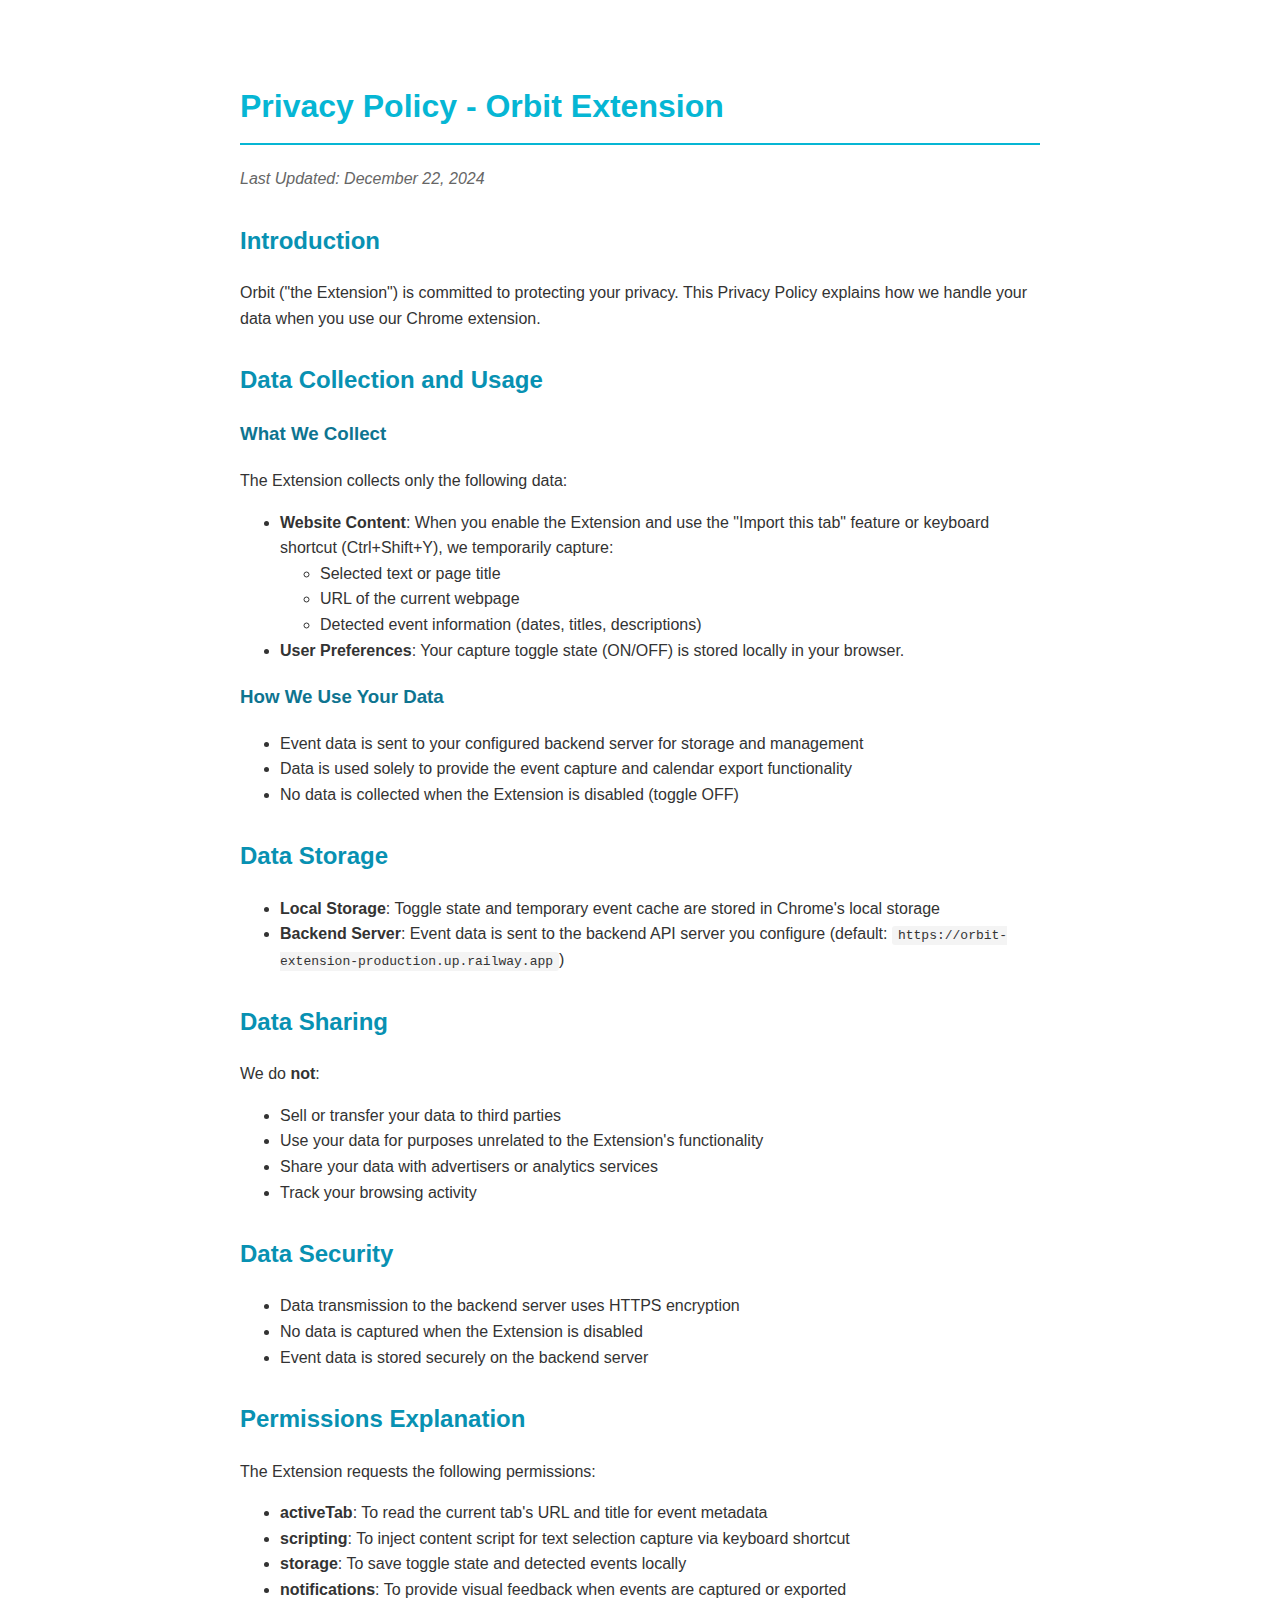
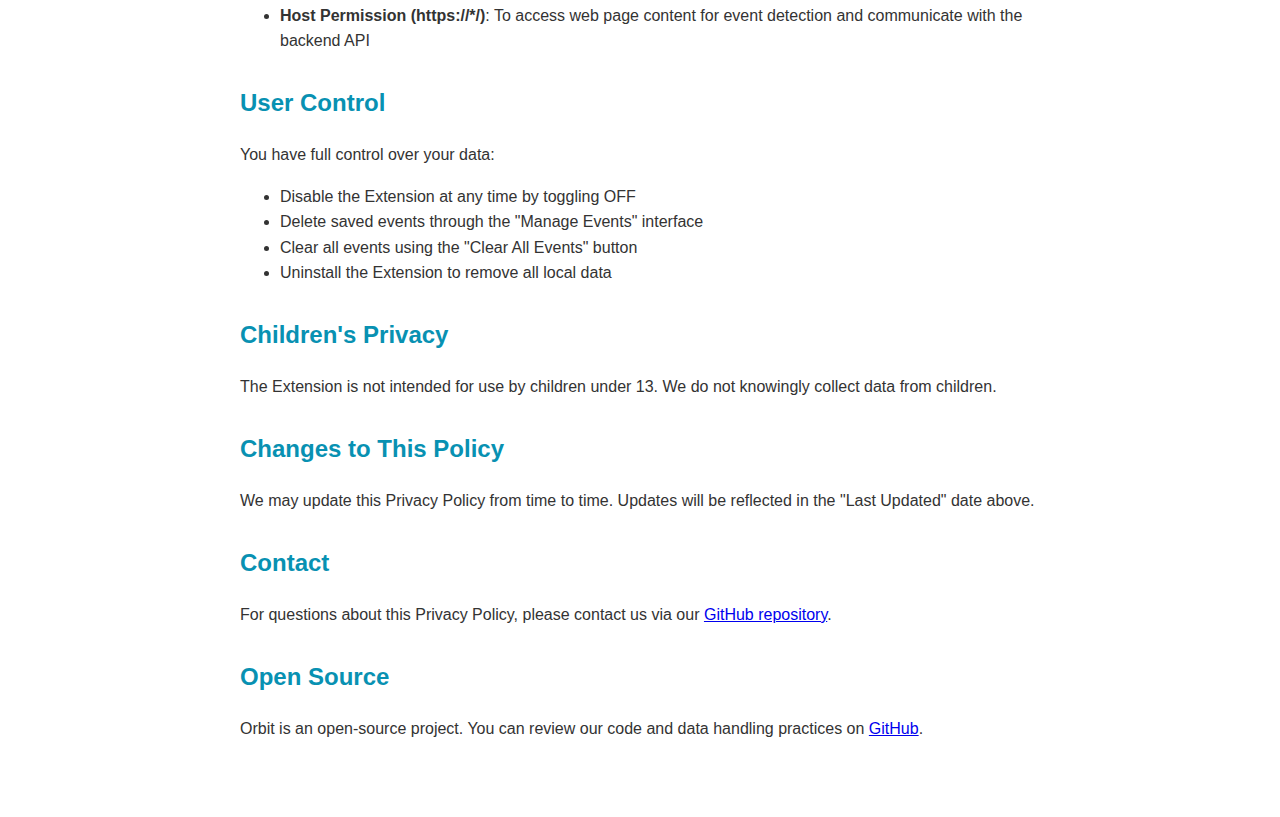
<file: docs/index.html>
<!DOCTYPE html>
<html lang="en">

<head>
    <meta charset="UTF-8">
    <meta name="viewport" content="width=device-width, initial-scale=1.0">
    <title>Privacy Policy - Orbit Extension</title>
    <style>
        body {
            font-family: -apple-system, BlinkMacSystemFont, 'Segoe UI', Roboto, sans-serif;
            max-width: 800px;
            margin: 40px auto;
            padding: 20px;
            line-height: 1.6;
            color: #333;
        }

        h1 {
            color: #06b6d4;
            border-bottom: 2px solid #06b6d4;
            padding-bottom: 10px;
        }

        h2 {
            color: #0891b2;
            margin-top: 30px;
        }

        h3 {
            color: #0e7490;
        }

        code {
            background: #f4f4f4;
            padding: 2px 6px;
            border-radius: 3px;
        }

        .last-updated {
            color: #666;
            font-style: italic;
        }
    </style>
</head>

<body>
    <h1>Privacy Policy - Orbit Extension</h1>
    <p class="last-updated">Last Updated: December 22, 2024</p>

    <h2>Introduction</h2>
    <p>Orbit ("the Extension") is committed to protecting your privacy. This Privacy Policy explains how we handle your
        data when you use our Chrome extension.</p>

    <h2>Data Collection and Usage</h2>

    <h3>What We Collect</h3>
    <p>The Extension collects only the following data:</p>
    <ul>
        <li><strong>Website Content</strong>: When you enable the Extension and use the "Import this tab" feature or
            keyboard shortcut (Ctrl+Shift+Y), we temporarily capture:
            <ul>
                <li>Selected text or page title</li>
                <li>URL of the current webpage</li>
                <li>Detected event information (dates, titles, descriptions)</li>
            </ul>
        </li>
        <li><strong>User Preferences</strong>: Your capture toggle state (ON/OFF) is stored locally in your browser.
        </li>
    </ul>

    <h3>How We Use Your Data</h3>
    <ul>
        <li>Event data is sent to your configured backend server for storage and management</li>
        <li>Data is used solely to provide the event capture and calendar export functionality</li>
        <li>No data is collected when the Extension is disabled (toggle OFF)</li>
    </ul>

    <h2>Data Storage</h2>
    <ul>
        <li><strong>Local Storage</strong>: Toggle state and temporary event cache are stored in Chrome's local storage
        </li>
        <li><strong>Backend Server</strong>: Event data is sent to the backend API server you configure (default:
            <code>https://orbit-extension-production.up.railway.app</code>)</li>
    </ul>

    <h2>Data Sharing</h2>
    <p>We do <strong>not</strong>:</p>
    <ul>
        <li>Sell or transfer your data to third parties</li>
        <li>Use your data for purposes unrelated to the Extension's functionality</li>
        <li>Share your data with advertisers or analytics services</li>
        <li>Track your browsing activity</li>
    </ul>

    <h2>Data Security</h2>
    <ul>
        <li>Data transmission to the backend server uses HTTPS encryption</li>
        <li>No data is captured when the Extension is disabled</li>
        <li>Event data is stored securely on the backend server</li>
    </ul>

    <h2>Permissions Explanation</h2>
    <p>The Extension requests the following permissions:</p>
    <ul>
        <li><strong>activeTab</strong>: To read the current tab's URL and title for event metadata</li>
        <li><strong>scripting</strong>: To inject content script for text selection capture via keyboard shortcut</li>
        <li><strong>storage</strong>: To save toggle state and detected events locally</li>
        <li><strong>notifications</strong>: To provide visual feedback when events are captured or exported</li>
        <li><strong>Host Permission (https://*/)</strong>: To access web page content for event detection and
            communicate with the backend API</li>
    </ul>

    <h2>User Control</h2>
    <p>You have full control over your data:</p>
    <ul>
        <li>Disable the Extension at any time by toggling OFF</li>
        <li>Delete saved events through the "Manage Events" interface</li>
        <li>Clear all events using the "Clear All Events" button</li>
        <li>Uninstall the Extension to remove all local data</li>
    </ul>

    <h2>Children's Privacy</h2>
    <p>The Extension is not intended for use by children under 13. We do not knowingly collect data from children.</p>

    <h2>Changes to This Policy</h2>
    <p>We may update this Privacy Policy from time to time. Updates will be reflected in the "Last Updated" date above.
    </p>

    <h2>Contact</h2>
    <p>For questions about this Privacy Policy, please contact us via our <a
            href="https://github.com/hsoyal-dot/Orbit-Extension">GitHub repository</a>.</p>

    <h2>Open Source</h2>
    <p>Orbit is an open-source project. You can review our code and data handling practices on <a
            href="https://github.com/hsoyal-dot/Orbit-Extension">GitHub</a>.</p>
</body>

</html>
</file>
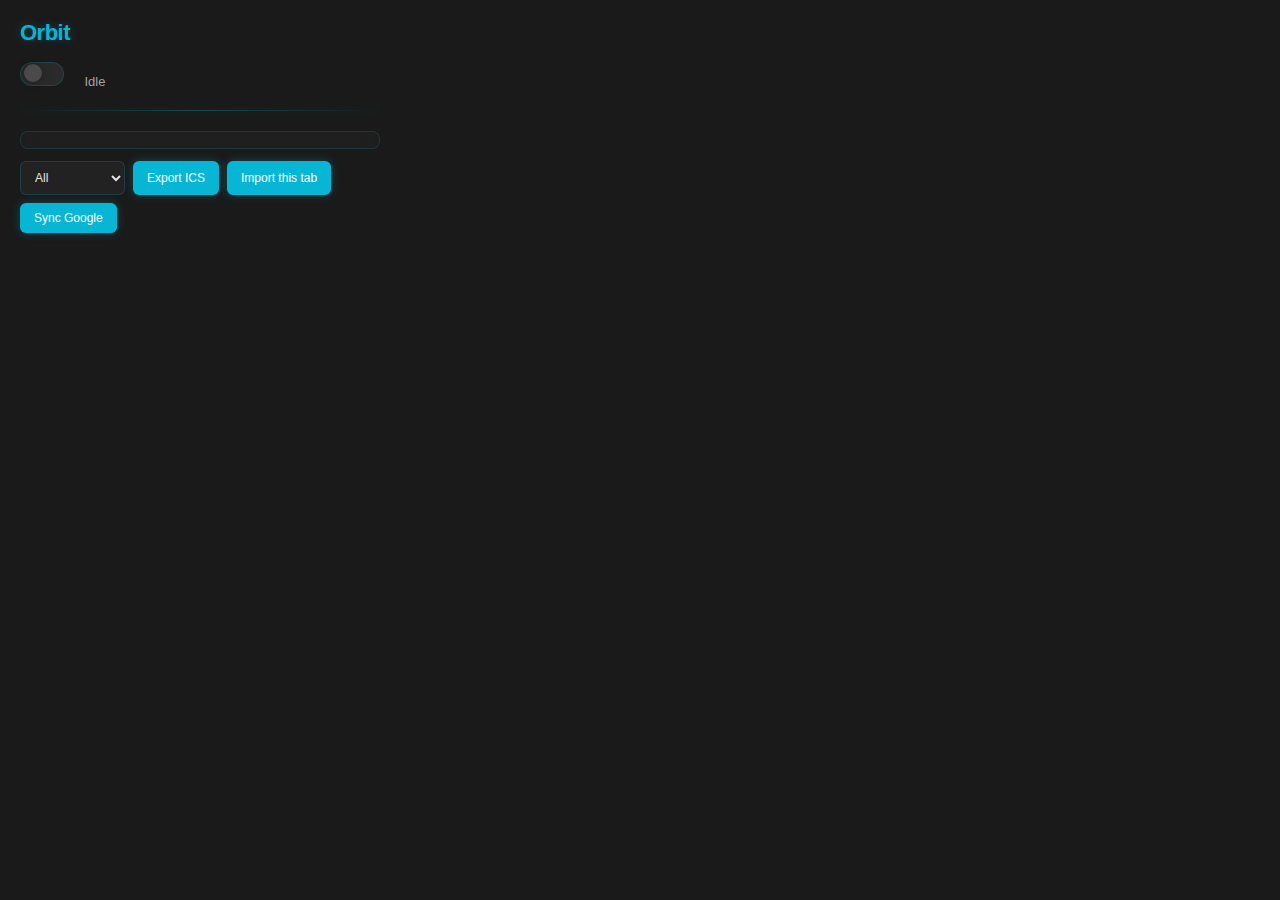
<file: popup.html>
<!DOCTYPE html>
<html>
  <head>
    <meta charset="utf-8" />
    <title>Orbit</title>
    <link rel="stylesheet" href="popup.css" />
  </head>
  <body>
    <div class="container">
      <h2>Orbit</h2>
      <label class="switch">
        <input id="toggleCapture" type="checkbox" />
        <span class="slider"></span>
      </label>
      <span id="status">Idle</span>

      <hr />

      <div id="detectedList" class="list"></div>

      <div class="controls">
        <select id="filterSelect">
          <option value="all">All</option>
          <option value="Educational">Educational</option>
          <option value="Personal">Personal</option>
          <option value="Event">Event</option>
        </select>
        <button id="exportIcsBtn">Export ICS</button>
        <button id="importTabBtn">Import this tab</button>
        <button id="syncGoogleBtn">Sync Google</button>
      </div>
    </div>

    <script src="popup.js"></script>
  </body>
</html>
</file>
<file: popup.css>
body {
  font-family: "Segoe UI", -apple-system, BlinkMacSystemFont, "Roboto",
    sans-serif;
  width: 400px;
  margin: 0;
  padding: 0;
  background: #1a1a1a;
  color: #e5e5e5;
}

.container {
  padding: 20px;
}

.container h2 {
  margin: 0 0 16px;
  font-size: 22px;
  font-weight: 600;
  color: #06b6d4;
  letter-spacing: -0.5px;
  text-shadow: 0 0 10px rgba(6, 182, 212, 0.3);
}

.switch {
  position: relative;
  display: inline-block;
  width: 44px;
  height: 24px;
  margin-right: 10px;
}

.switch input {
  display: none;
}

.slider {
  position: absolute;
  cursor: pointer;
  top: 0;
  left: 0;
  right: 0;
  bottom: 0;
  background: #2a2a2a;
  transition: all 0.3s ease;
  border-radius: 12px;
  border: 1px solid rgba(6, 182, 212, 0.2);
}

.slider:before {
  position: absolute;
  content: "";
  height: 18px;
  width: 18px;
  left: 3px;
  bottom: 3px;
  background: #4a4a4a;
  transition: all 0.3s ease;
  border-radius: 50%;
  box-shadow: 0 0 8px rgba(0, 0, 0, 0.3);
}

input:checked + .slider {
  background: #06b6d4;
  border-color: rgba(6, 182, 212, 0.5);
  box-shadow: 0 0 12px rgba(6, 182, 212, 0.4);
}

input:checked + .slider:before {
  transform: translateX(20px);
  background: #ffffff;
  box-shadow: 0 0 10px rgba(255, 255, 255, 0.5);
}

#status {
  font-size: 13px;
  color: #a1a1aa;
  margin-left: 6px;
  vertical-align: middle;
  font-weight: 400;
}

hr {
  border: none;
  height: 1px;
  background: linear-gradient(
    90deg,
    transparent 0%,
    rgba(6, 182, 212, 0.3) 50%,
    transparent 100%
  );
  margin: 20px 0;
  box-shadow: 0 0 8px rgba(6, 182, 212, 0.2);
}

.list {
  max-height: 260px;
  overflow: auto;
  margin-top: 12px;
  background: #222222;
  padding: 8px;
  border-radius: 8px;
  border: 1px solid rgba(6, 182, 212, 0.15);
  box-shadow: inset 0 0 20px rgba(0, 0, 0, 0.2);
}

.list::-webkit-scrollbar {
  width: 6px;
}

.list::-webkit-scrollbar-track {
  background: transparent;
}

.list::-webkit-scrollbar-thumb {
  background: #3a3a3a;
  border-radius: 3px;
}

.list::-webkit-scrollbar-thumb:hover {
  background: #06b6d4;
  box-shadow: 0 0 8px rgba(6, 182, 212, 0.4);
}

.item {
  padding: 10px;
  border-bottom: 1px solid rgba(6, 182, 212, 0.1);
  display: flex;
  justify-content: space-between;
  align-items: flex-start;
  gap: 8px;
  transition: all 0.2s ease;
  border-radius: 6px;
  margin-bottom: 4px;
}

.item:hover {
  background: rgba(6, 182, 212, 0.08);
  border-bottom-color: rgba(6, 182, 212, 0.2);
}

.item:last-child {
  border-bottom: none;
  margin-bottom: 0;
}

.item .meta {
  font-size: 12px;
  color: #a1a1aa;
  line-height: 1.5;
}

.item .actions {
  display: flex;
  gap: 6px;
}

.controls {
  display: flex;
  gap: 8px;
  margin-top: 12px;
  flex-wrap: wrap;
}

button {
  padding: 8px 14px;
  border-radius: 6px;
  border: none;
  background: #06b6d4;
  color: #ffffff;
  cursor: pointer;
  font-weight: 500;
  font-size: 12px;
  transition: all 0.3s ease;
  box-shadow: 0 0 10px rgba(6, 182, 212, 0.3);
}

button:hover {
  background: #0891b2;
  box-shadow: 0 0 20px rgba(6, 182, 212, 0.5), 0 4px 12px rgba(0, 0, 0, 0.2);
  transform: translateY(-1px);
}

button:active {
  transform: translateY(0);
}

button:disabled {
  opacity: 0.5;
  cursor: default;
  transform: none;
  box-shadow: none;
}

select {
  padding: 8px 10px;
  border-radius: 6px;
  background: #222222;
  border: 1px solid rgba(6, 182, 212, 0.2);
  color: #e5e5e5;
  font-size: 12px;
  cursor: pointer;
  transition: all 0.2s ease;
}

select:hover {
  border-color: rgba(6, 182, 212, 0.4);
  background: #252525;
  box-shadow: 0 0 8px rgba(6, 182, 212, 0.15);
}

select:focus {
  outline: none;
  border-color: rgba(6, 182, 212, 0.6);
  box-shadow: 0 0 12px rgba(6, 182, 212, 0.25);
}

small.conf {
  color: #a1a1aa;
  font-size: 11px;
}

a.openSource {
  color: #06b6d4;
  text-decoration: none;
  opacity: 0.7;
  transition: all 0.2s ease;
}

a.openSource:hover {
  opacity: 1;
  color: #06b6d4;
  text-decoration: underline;
  text-shadow: 0 0 6px rgba(6, 182, 212, 0.4);
}
</file>
